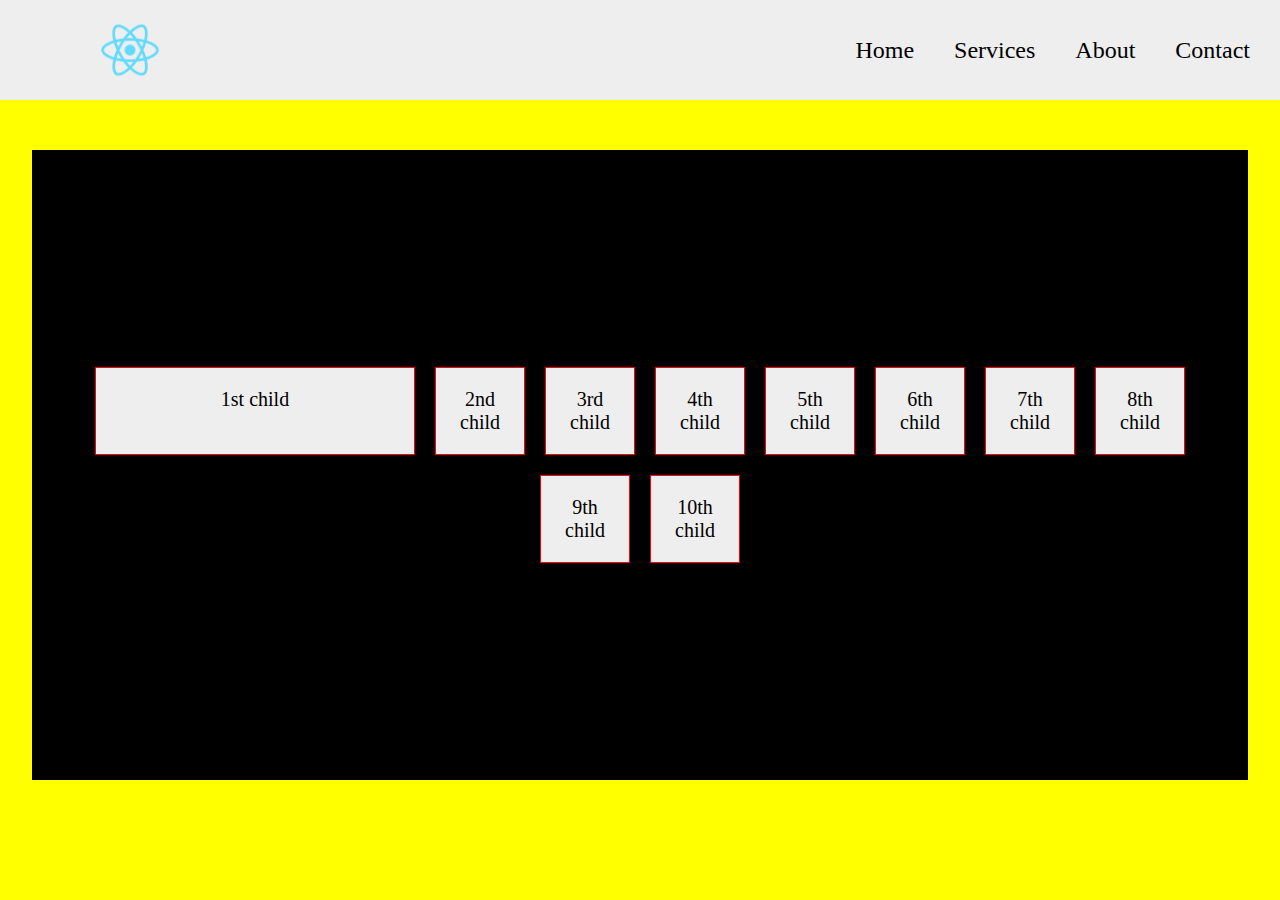
<file: flex-practice/index.html>
<!DOCTYPE html>
<html lang="en">

<head>
  <meta charset="UTF-8">
  <meta http-equiv="X-UA-Compatible" content="IE=edge">
  <meta name="viewport" content="width=device-width, initial-scale=1.0">

  <link rel="stylesheet" href="css/style.css">

  <title>Flexbox Mastery</title>
</head>

<body>
  <header id="test1">

    <img id="test" src="./logo512.png" alt="Site-logo">

    <nav>
      <ul id="nav-links">
        <li>Home</li>
        <li>Services</li>
        <li>About</li>
        <li>Contact</li>
      </ul>
    </nav>
  </header>

  <ul id="container">
    <li class="content">1st child</li>
    <li class="content">2nd child</li>
    <li class="content">3rd child</li>
    <li class="content">4th child</li>
    <li class="content">5th child</li>
    <li class="content">6th child</li>
    <li class="content">7th child</li>
    <li class="content">8th child</li>
    <li class="content">9th child</li>
    <li class="content">10th child</li>
  </ul>
</body>

</html>
</file>
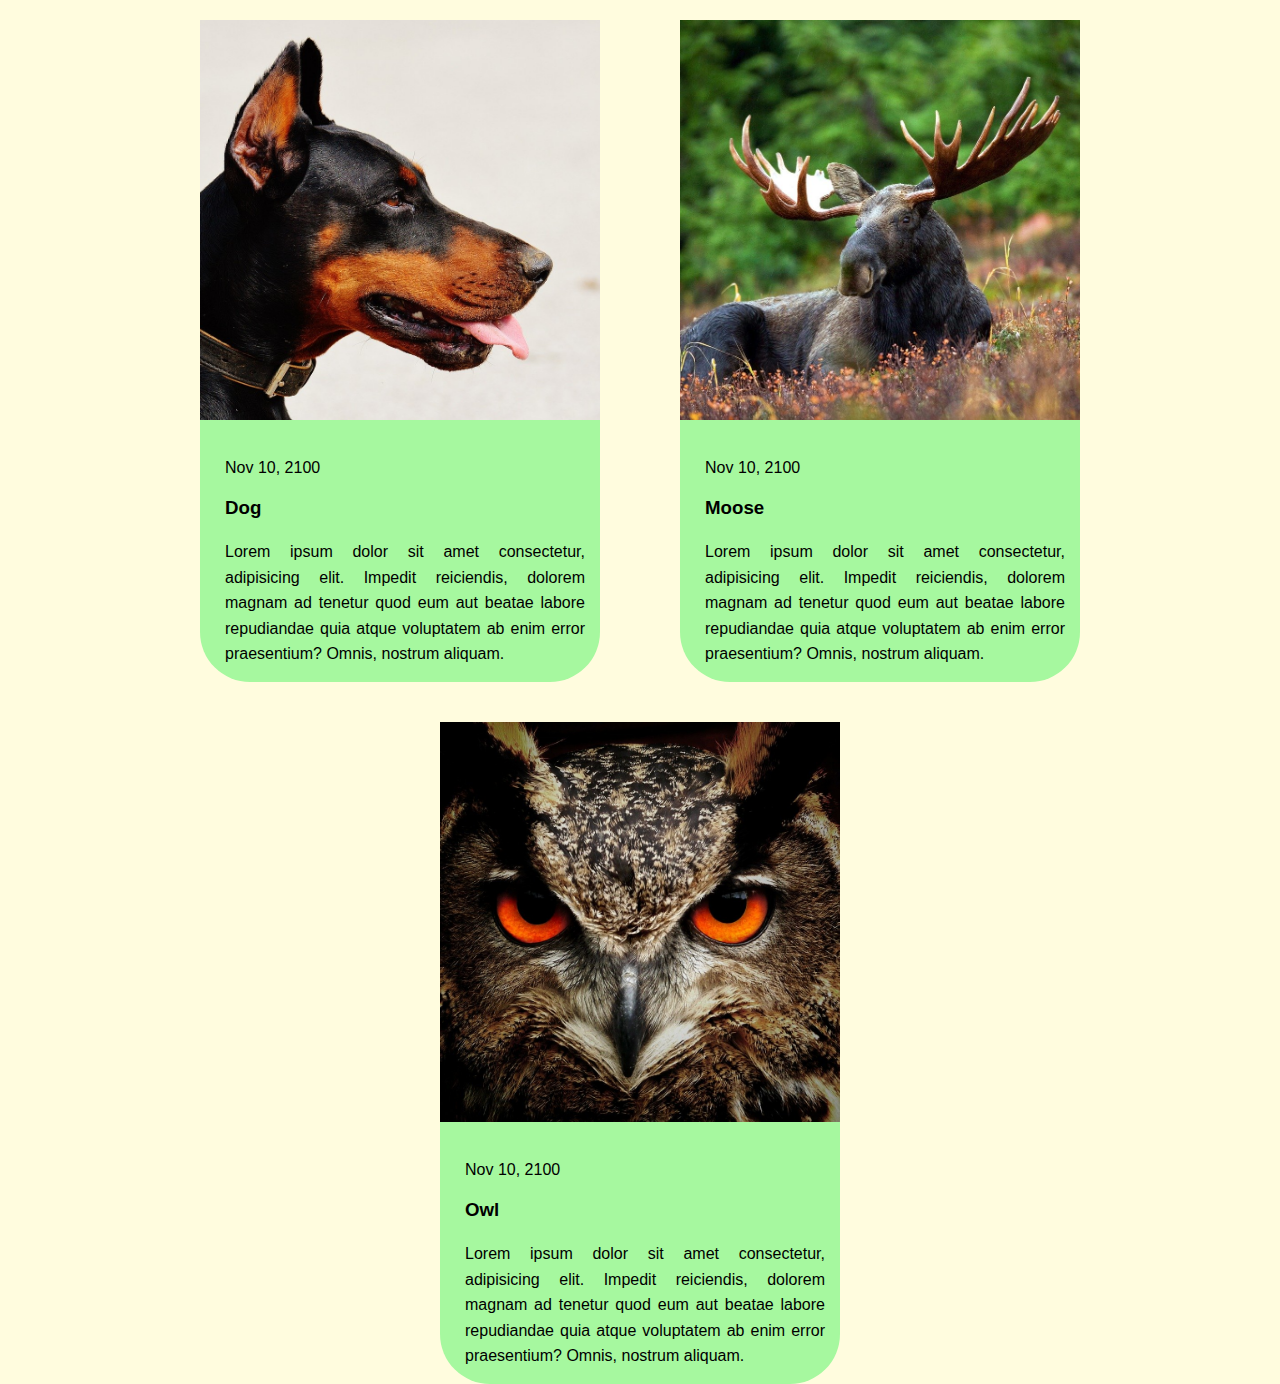
<file: challenge-1/3.challenge-1.html>
<!DOCTYPE html>
<html lang="en">

<head>
  <meta charset="UTF-8" />
  <meta name="viewport" content="width=device-width, initial-scale=1.0" />
  <link rel="stylesheet" href="3.challenge-1.css" />
  <title>Challenge 1 - White Space & Alignment</title>
</head>

<body>
  <!-- section*3.section.section-$>img+div.content>p{Nov 10, 2100}+h3{Some Headline}+p{Some Content} -->

  <!-- About Dog -->
  <section class="section section-1">
    <img src="./challenge-1-img/1 (5).jpg" alt="Dog" />
    <div class="content">
      <p>Nov 10, 2100</p>
      <h3>Dog</h3>
      <p>
        Lorem ipsum dolor sit amet consectetur, adipisicing elit. Impedit
        reiciendis, dolorem magnam ad tenetur quod eum aut beatae labore
        repudiandae quia atque voluptatem ab enim error praesentium? Omnis,
        nostrum aliquam.
      </p>
    </div>
  </section>

  <!-- About Moose -->
  <section class="section section-2">
    <img src="./challenge-1-img/1 (13).jpg" alt="Moose" />
    <div class="content">
      <p>Nov 10, 2100</p>
      <h3>Moose</h3>
      <p>
        Lorem ipsum dolor sit amet consectetur, adipisicing elit. Impedit
        reiciendis, dolorem magnam ad tenetur quod eum aut beatae labore
        repudiandae quia atque voluptatem ab enim error praesentium? Omnis,
        nostrum aliquam.
      </p>
    </div>
  </section>

  <!-- About Owl -->
  <section class="section section-3">
    <img src="./challenge-1-img/1 (15).jpg" alt="Owl" />
    <div class="content">
      <p>Nov 10, 2100</p>
      <h3>Owl</h3>
      <p>
        Lorem ipsum dolor sit amet consectetur, adipisicing elit. Impedit
        reiciendis, dolorem magnam ad tenetur quod eum aut beatae labore
        repudiandae quia atque voluptatem ab enim error praesentium? Omnis,
        nostrum aliquam.
      </p>
    </div>
  </section>
</body>

</html>
</file>
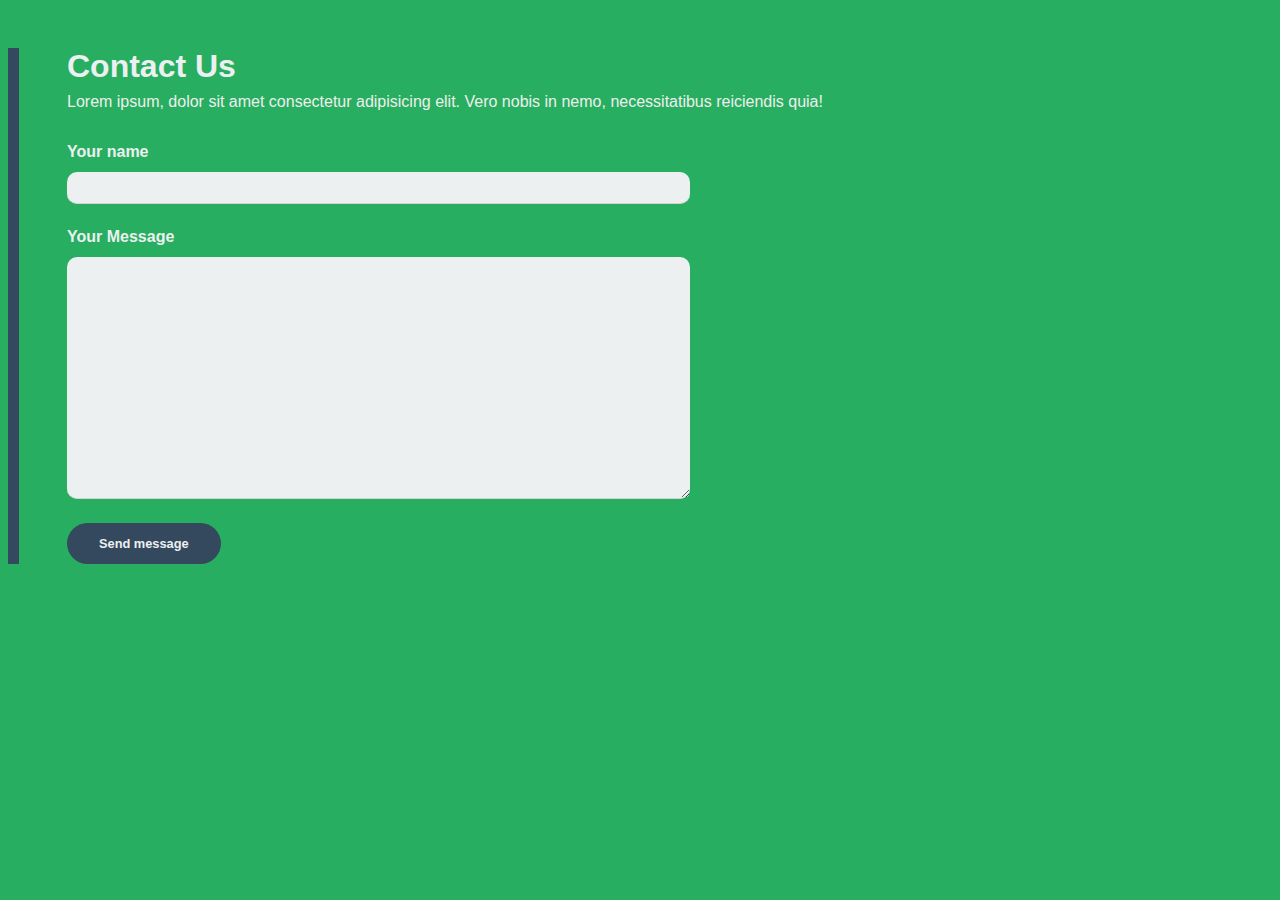
<file: challenge-2/7.challenge-2.html>
<!DOCTYPE html>
<html lang="en">

<head>
  <meta charset="UTF-8" />
  <meta name="viewport" content="width=device-width, initial-scale=1.0" />
  <link rel="stylesheet" href="7.challenge-2.css" />
  <title>Challenge 2 - Colors</title>
</head>

<body>
  <section>
    <h1>Contact Us</h1>
    <p>
      Lorem ipsum, dolor sit amet consectetur adipisicing elit. Vero nobis in
      nemo, necessitatibus reiciendis quia!
    </p>
    <form>
      <label for="name">Your name</label>
      <input type="text" id="name" />

      <label for="message">Your Message</label>
      <textarea id="message" rows="15"></textarea>

      <input type="submit" value="Send message" />
    </form>
  </section>
</body>

</html>
</file>
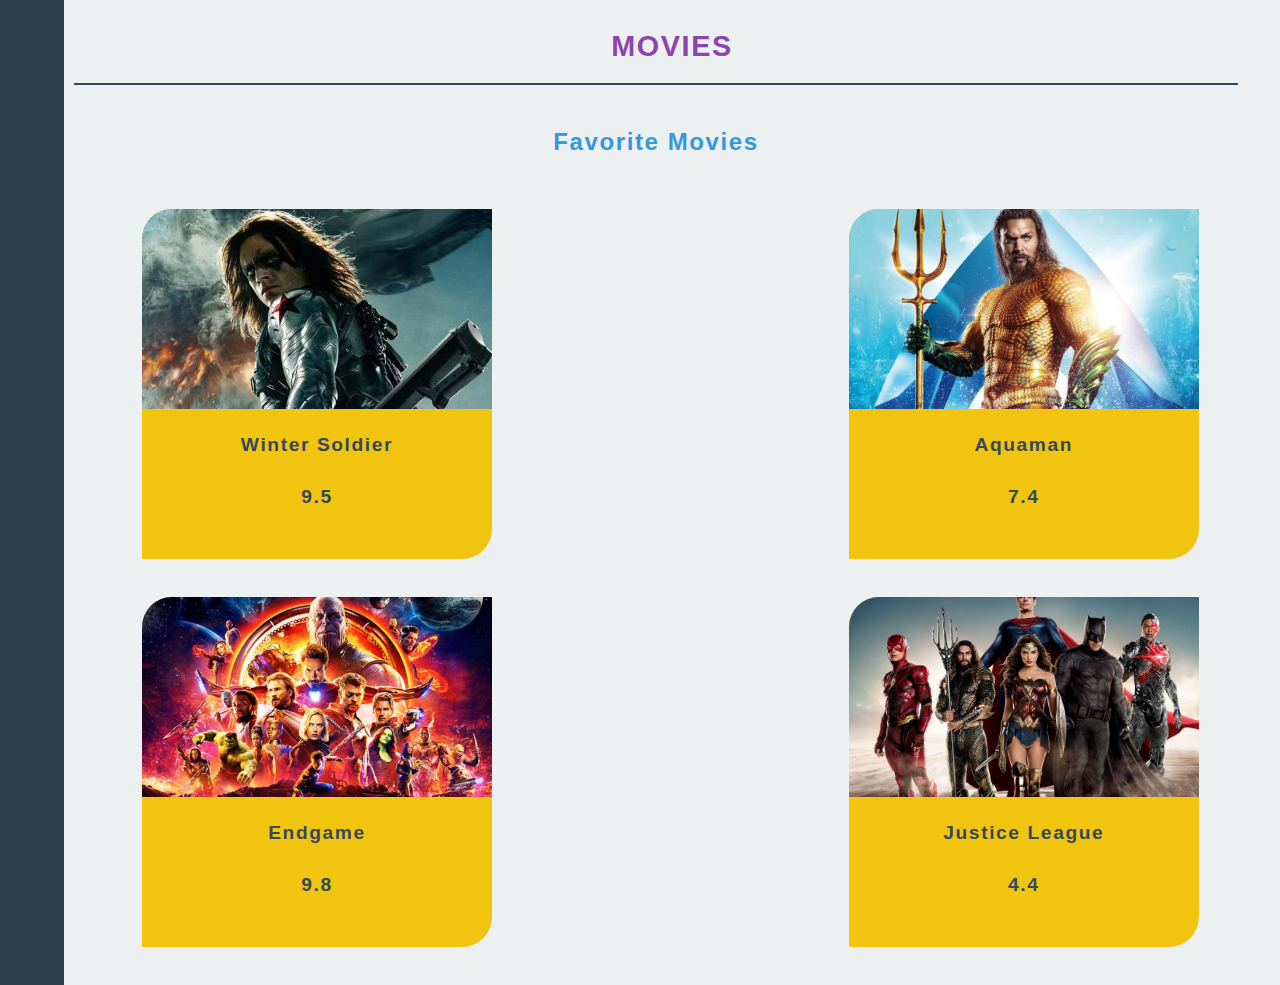
<file: challenge-3-final/9.final-challenge.html>
<!DOCTYPE html>
<html lang="en">

<head>
  <meta charset="UTF-8" />
  <meta name="viewport" content="width=device-width, initial-scale=1.0" />
  <link rel="stylesheet" href="9.final-challenge.css" />
  <title>Final Challenge - Put Everything Together</title>
</head>

<body>
  <aside></aside>

  <main id="main-content">
    <h1>Movies</h1>

    <section class="content">
      <h3>Favorite Movies</h3>

      <ul>
        <li><img src="./imgs/1.png" alt="Winter Soldier"><span>Winter Soldier</span><span>9.5</span></li>
        <li><img src="./imgs/2.png" alt="Aquaman"><span>Aquaman</span><span>7.4</span></li>
        <li><img src="./imgs/3.png" alt="Endgame"><span>Endgame</span><span>9.8</span></li>
        <li><img src="./imgs/4.png" alt="Justice League"><span>Justice League</span><span>4.4</span></li>
      </ul>
    </section>
  </main>
</body>

</html>
</file>
<file: flex-practice/css/style.css>
* {
  margin: 0;
  padding: 0;
  box-sizing: border-box;
}

body {
  background-color: yellow;
}

#container {
  /* flex-direction, flex-wrap, flex-flow, justify-content, align-items, align-content */
  width: 95%;
  list-style: none;
  margin: 50px auto;
  height: 70vh;
  padding: 50px;
  background-color: black;
  display: flex;
  flex-flow: row wrap;
  justify-content: center;
  align-content: center;
}

.content {
  /* order, flex-shrink, flex-grow, flex-basis, flex shorthand, align self */
  border: 1px solid red;
  background-color: #eee;
  color: #000;
  cursor: pointer;
  margin: 10px;
  padding: 20px;
  width: 90px;
  font-size: 20px;
  text-align: center;
}

/* ShortHand: flex: fg fs fb; e.g. flex: 1 0 20rem; */

li:first-child {
  flex: 0 1 20rem;
  /* flex-basis: 25rem; */
}
/*
li:nth-child(2) {
  width: 25rem;
} */

#test1 {
  height: 100px;
  color: #010101;
  background-color: #eee;
  display: flex;
  justify-content: flex-end;
  flex-flow: row wrap;
}

#test {
  height: 60%;
  align-self: center;
  margin: 0 auto 0 100px;
}

nav {
  display: flex;
  margin-right: 10px;
}

#nav-links {
  list-style: none;
  display: flex;
  align-self: center;
}

#nav-links li {
  margin: 10px;
  padding: 10px;
  font-size: 1.5rem;
  color: #000;
  cursor: pointer;
}

#nav-links li:hover {
  color: #fff;
  background-color: green;
  border-radius: 7px;
  transform: scale(1.1);
}
</file>
<file: challenge-1/3.challenge-1.css>
* {
  margin: 0;
  padding: 0;
}

body {
  font-family: Arial, Helvetica, sans-serif;
  background-color: rgb(255, 252, 222);
  height: 100vh;

  /* Initiating The Flexbox Model */
  display: flex;

  flex-flow: row wrap;

  justify-content: center;
  align-items: center;
}

/* Shared Styles for Sections */
.section {
  width: 400px;

  background-color: rgb(166, 248, 159);

  border-radius: 50px;
}

/* imges */
img {
  width: 400px;
  height: 400px;
  object-fit: cover;
}

/* Date */
.section .content p:first-of-type {
  text-align: center;
}

/* headline */
.section .content h3 {
  text-align: right;
}

/* Improvements */

.section {
  margin: 20px 40px;
}

.section .content {
  padding: 15px;
}

.section .content p:first-of-type,
.section .content h3,
.section .content p:last-of-type {
  text-align: left;
  margin-top: 20px;
  margin-left: 10px;
}

.section .content p:last-of-type {
  line-height: 1.6;
  text-align: justify;
}

.section {
  transition: transform 350ms ease-in-out;
}

.section:hover {
  transform: scale(1.05);
}
</file>
<file: challenge-2/7.challenge-2.css>
body {
  background: rgba(0, 0, 0, 0.8);
  color: white;
  font-family: Arial, Helvetica, sans-serif;
}

section {
  margin-top: 3rem;
  border-left: 0.7rem solid gray;
  padding: 0 3rem;
  width: 60%;
}

h1 {
  margin: 0;
}
p {
  color: #9d9d9d;
  margin: 0.5rem 0 2rem;
}

label {
  display: block;
  font-weight: bold;
  margin-bottom: 0.7rem;
}

input[type='text'],
textarea {
  margin-bottom: 1.5rem;
  display: block;
  padding: 0.5rem;
  width: 80%;
  background: gray;
  border: none;
  border-bottom: 1px solid lightgray;
  outline: 0;
  color: black;
}

input[type='text']:focus,
textarea:focus {
  border-bottom: 1px solid white;
}

input[type='submit'] {
  background: gray;
  border: none;
  color: white;
  font-weight: bold;
  padding: 0.8rem 2rem;
  border-radius: 2rem;
  font-size: 0.8rem;
}

/* Improvements */

body {
  background-color: #27ae60;
  color: #ecf0f1;
}

section {
  border-left: 0.7rem solid #34495e;
}

p:first-of-type {
  color: #eee;
}

input[type='text'],
textarea {
  border-radius: 10px;
  background-color: #ecf0f1;
}

input[type='text']:focus,
textarea:focus {
  border-right: 5px solid #34495e;

  border-bottom: 5px solid #34495e;
}

input[type='submit'] {
  cursor: pointer;
  color: #ecf0f1;
  background-color: #34495e;
}
</file>
<file: challenge-3-final/9.final-challenge.css>
* {
  margin: 0;
  padding: 0;
  box-sizing: border-box;
}

body {
  background: #014bcb;
  color: white;
  font-family: Arial, Helvetica, sans-serif;

  display: flex;
}

aside {
  background: #95a5a6;
  width: 5%;
}

h1 {
  margin-left: 1rem;
  font-size: 1rem;
  text-transform: uppercase;
}

main {
  width: 30%;
}

.content {
  background: #6c22ff;
  margin-right: 2rem;
  border-radius: 0.8rem;
}

h3 {
  margin: 0;
  font-size: 0.9rem;
  color: #ff69f5;
}

ul {
  list-style-type: none;
  padding: 0;
  margin-bottom: 0;
}

li {
  margin-bottom: 0.5rem;
  font-size: 0.8rem;
}

/************************************************ Improvements  ************************************************/

body {
  min-height: 100vh;
}

aside {
  background-color: #2c3e50;
  min-height: 100vh;
}

img {
  padding: none;
  width: 100%;
  height: 200px;
  object-fit: cover;
  margin-bottom: 10px;
  border-top-left-radius: 30px;
}

#main-content {
  padding: 10px;
  width: 95%;
  background-color: #ecf0f1;
}

#main-content > h1 {
  margin: 20px;
  font-size: 1.8rem;
  color: #8e44ad;
  letter-spacing: 0.1rem;
  text-align: center;
}

.content {
  padding: 20px;
  background: none;
  border-radius: 0;
  border-top: 2px solid #34495e;
}

.content > h3 {
  text-align: center;
  font-size: 1.5rem;
  padding: 23px;
  color: #3498db;
  letter-spacing: 0.1rem;
}

ul {
  display: flex;
  flex-wrap: wrap;
  justify-content: flex-start;
}

li {
  width: 350px;
  height: 350px;
  margin-top: 30px;
  display: flex;
  flex-direction: column;
  align-items: center;
  color: #34495e;
  border-top-left-radius: 30px;
  border-bottom-right-radius: 30px;
  font-size: 1.2rem;
  letter-spacing: 0.1rem;
  background-color: #f1c40f;
  margin-left: 3rem;
  margin-right: 1.2rem;
}

li span {
  font-weight: bold;

  margin: 15px 0;
}

@media screen and (max-width: 974px) {
  ul {
    justify-content: center;
  }
}

@media screen and (min-width: 992px) {
  ul {
    justify-content: space-between;
  }
}
</file>
